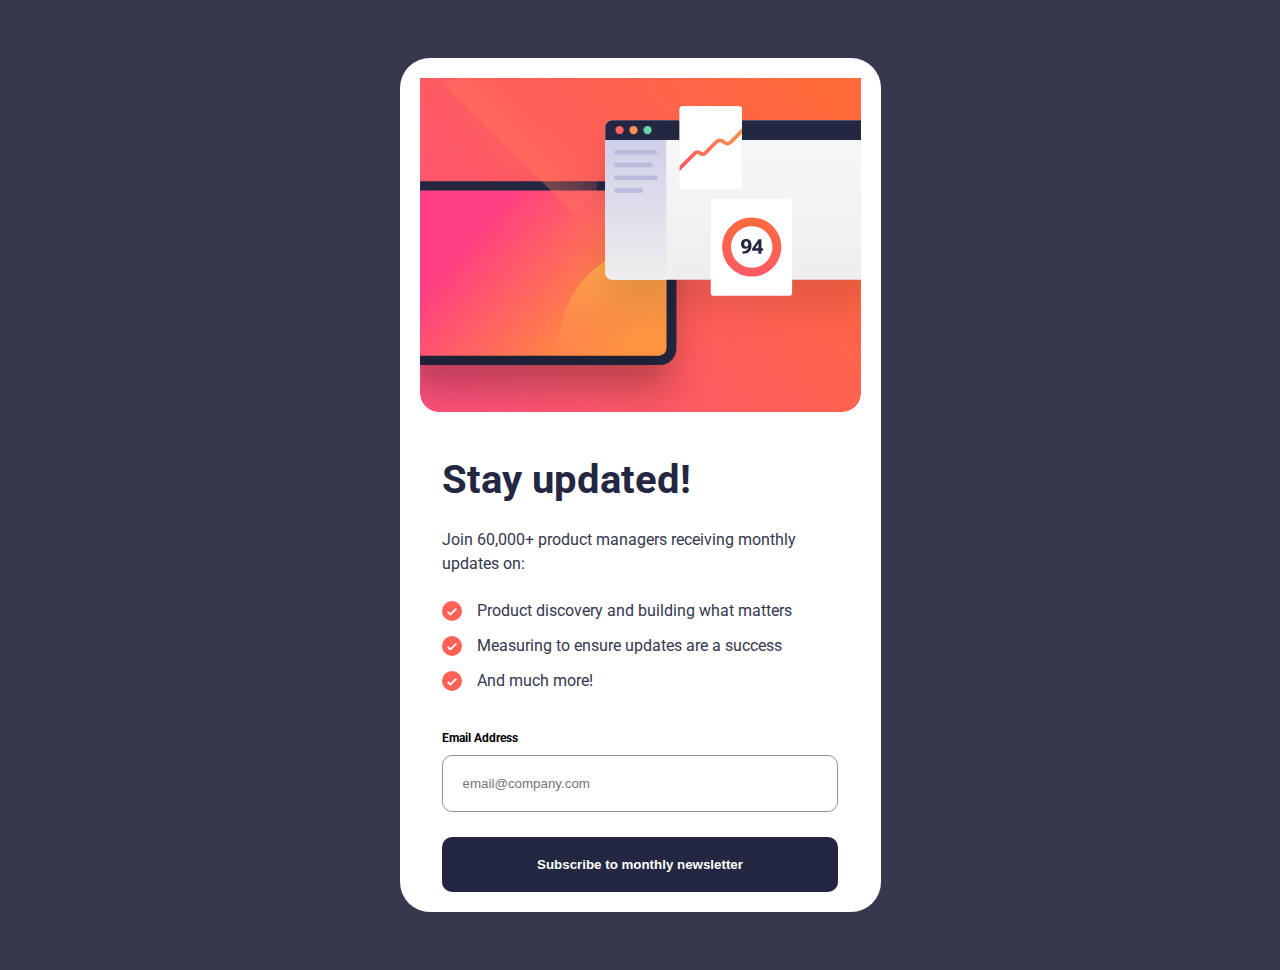
<file: index.html>
<!DOCTYPE html>
<html lang="en">
<head>
  <meta charset="UTF-8">
  <meta name="viewport" content="width=device-width, initial-scale=1.0"> <!-- displays site properly based on user's device -->

  <link rel="icon" type="image/png" sizes="32x32" href="./assets/images/favicon-32x32.png">
  <link rel="stylesheet" href="assets/css/style.css">

  <title>Frontend Mentor | Newsletter sign-up form with success message</title>

  

  </head>
<body>

 
  <main class="container" id="container">
    <img id="img" alt="sign-up mobile" src = "assets/images/illustration-sign-up-desktop.svg">
  
    <div>
      <div class="content">
        <h1 class="content-title">Stay updated!</h1>
        <p class="content-text">Join 60,000+ product managers receiving monthly updates on:</p>
        <ul class="content-list">
          <li class="content-list-item"><img src="assets/images/icon-list.svg" alt="icon list"><p>Product discovery and building what matters</p></li>
          <li class="content-list-item"><img src="assets/images/icon-list.svg" alt="icon list"><p>Measuring to ensure updates are a success</p></li>
          <li class="content-list-item"><img src="assets/images/icon-list.svg" alt="icon list"><p>And much more!</p></li>
        </ul>
      </div>
      <form class="form" id="form" action="#">
          <label for="email" class="form-label">Email Address
            <input name="email" class="form-input" type="text" placeholder="email@company.com" id="email" required>
          </label>
          <button class="form-button" id="form-button">Subscribe to monthly newsletter</button>
      </form>
    </div>
  
  </main>
  
  <div id="SC-modal" class="SC-modal">
    <div class="SC-modal-content">
      <img class="SC-modal-img" src="assets/images/icon-success.svg" alt="icon">
      <h2 class="SC-modal-title">Thanks for subscribing!</h2>
      <p class="SC-modal-text">A confirmation email has been sent to <span></span> 
        Please open it and click the button inside to confirm your subscription.
      </p>
      <button id="SC-modal-btn" class="SC-modal-button">Dismiss Message</button>
    </div>
  </div>
  

  <script src="assets/js/main.js"></script>
</body>
</html>
</file>
<file: assets/css/style.css>
@import url("https://fonts.googleapis.com/css2?family=Roboto:wght@400;700&display=swap");
body {
  background-color: hsl(235, 18%, 26%);
  font-family: "Roboto", sans-serif;
  font-size: 1.6rem;
  overflow: hidden;
}

html {
  font-size: 62.5%;
  box-sizing: border-box;
}

*, *:before, *:after {
  box-sizing: inherit;
}

img {
  width: 100%;
}

.container {
  background-color: hsl(0, 0%, 100%);
  min-height: 100vh;
}

.content {
  max-width: 90%;
  display: flex;
  margin: 4rem auto 0 auto;
  flex-direction: column;
  gap: 2.5rem;
}

.content-title {
  font-weight: 700;
  color: hsl(234, 29%, 20%);
  font-size: 4rem;
}

.content-text {
  line-height: 1.5;
}

.content-text, .content-list-item {
  color: hsl(235, 18%, 26%);
  font-weight: 400;
}

.content-list {
  display: flex;
  flex-direction: column;
  gap: 15px;
}

.content-list-item {
  display: flex;
  gap: 15px;
  align-items: center;
}

.content-list-item img {
  width: 2rem;
}

h1, p, li, ul {
  margin: 0;
  padding: 0;
}

li, ul {
  list-style: none;
}

a {
  text-decoration: none;
  color: hsl(4, 100%, 67%);
}

.form {
  max-width: 90%;
  margin: 4rem auto 0 auto;
  display: flex;
  flex-direction: column;
  gap: 2.5rem;
}

.form-label {
  position: relative;
  font-size: 1.2rem;
  font-weight: 700;
  color: var(--color-darkSlateGrey);
}

.form-input {
  width: 100%;
  padding: 2rem;
  border-radius: 10px;
  margin-top: 1rem;
  border: 1px solid hsl(231, 7%, 60%);
  transition: border-color 0.3s;
  background-color: none;
}

.form-input:focus {
  outline: none;
  border: 1px solid hsl(234, 29%, 20%);
}

.form-button, .SC-modal-button {
  width: 100%;
  color: hsl(0, 0%, 100%);
  font-weight: 700;
  background-color: hsl(234, 29%, 20%);
  border: none;
  padding: 2rem;
  border-radius: 10px;
  transition: background 0.3s, box-shadow 0.4s;
}

.form-button:hover, .SC-modal-button:hover {
  cursor: pointer;
  background: linear-gradient(90deg, rgb(255, 87, 123) 0%, hsl(4, 100%, 67%) 38%);
  box-shadow: 0 7px 10px 0px hsl(4, 100%, 67%);
}

.form-button:focus, .SC-modal-button:focus {
  outline: none;
  background: linear-gradient(90deg, rgb(255, 87, 123) 0%, hsl(4, 100%, 67%) 38%);
  box-shadow: 0 7px 10px 0px hsl(4, 100%, 67%);
}

.form-alert {
  position: absolute;
  bottom: 84%;
  left: 72%;
  min-width: 11rem;
  text-align: right;
  color: hsl(4, 100%, 67%);
}

.SC-modal {
  display: none;
  position: fixed;
  background-color: hsl(235, 18%, 26%);
  background-color: hsl(0, 0%, 100%);
  z-index: 1;
  border-radius: 20px;
}

.SC-modal-content {
  width: 100%;
  min-height: 50vh;
  display: flex;
  gap: 2rem;
  flex-direction: column;
  justify-content: center;
  border-radius: 20px;
}

.SC-modal-img {
  max-width: 5rem;
}

.SC-modal-title {
  font-size: 3.5rem;
  font-weight: 700;
  color: hsl(234, 29%, 20%);
  margin: 0;
}

.SC-modal-text {
  color: hsl(234, 29%, 20%);
  font-weight: 400;
  line-height: 1.5;
}

.SC-modal-text span {
  font-weight: 700;
}

.SC-modal-button {
  width: 100%;
  margin-top: 30rem;
}

.attribution {
  font-weight: 700;
  position: fixed;
  margin-top: 2rem;
  bottom: 1rem;
}

@media (min-width: 600px) {
  .attribution {
    z-index: -9;
  }
}
/* SCREEN WIDTH SIZE AT 768px */
@media (min-width: 768px) {
  body {
    display: flex;
    justify-content: center;
    align-items: center;
  }
  .container {
    margin-block: 5rem;
    min-height: auto;
    padding: 2rem;
    border-radius: 30px;
  }
  .SC-modal {
    justify-content: center;
    position: fixed;
    min-height: 50vh;
    background-color: hsl(0, 0%, 100%);
    z-index: 1;
    top: 50%;
    transform: translate(-50%, -50%);
    left: 50%;
  }
  .SC-modal-content {
    background-color: hsl(0, 0%, 100%);
    margin-top: 0;
    padding: 5rem;
  }
  .SC-modal-button {
    margin-top: 1.5rem;
  }
}
/* SCREEN WIDTH SIZE AT 1440px */
@media (min-width: 1440px) {
  body {
    min-height: 100vh;
  }
  .container {
    margin: 0;
    display: flex;
    flex-direction: row-reverse;
    align-items: center;
    justify-content: center;
  }
  .SC-modal-content {
    width: 50rem;
    margin: 0 auto;
  }
  .SC-modal-button {
    margin-top: 1.5rem;
  }
  .content {
    width: 45rem;
  }
}/*# sourceMappingURL=style.css.map */
</file>
